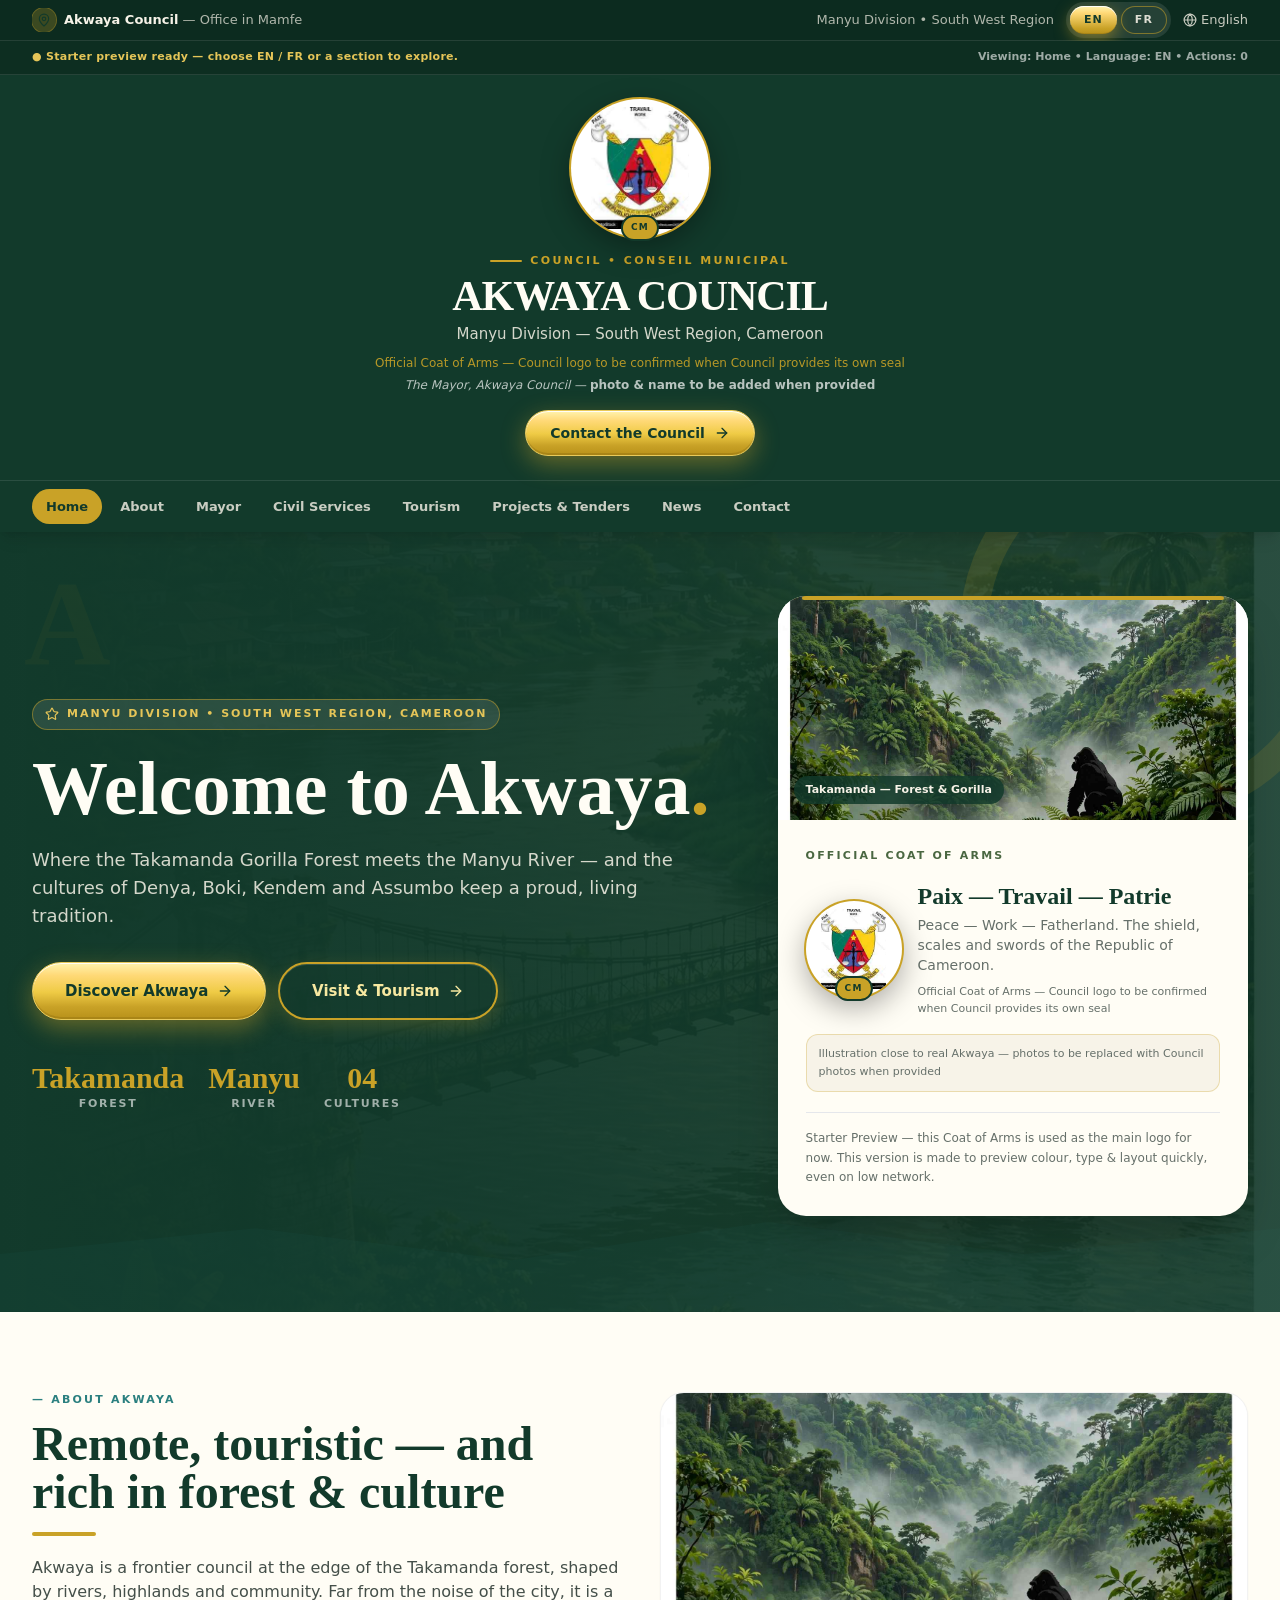
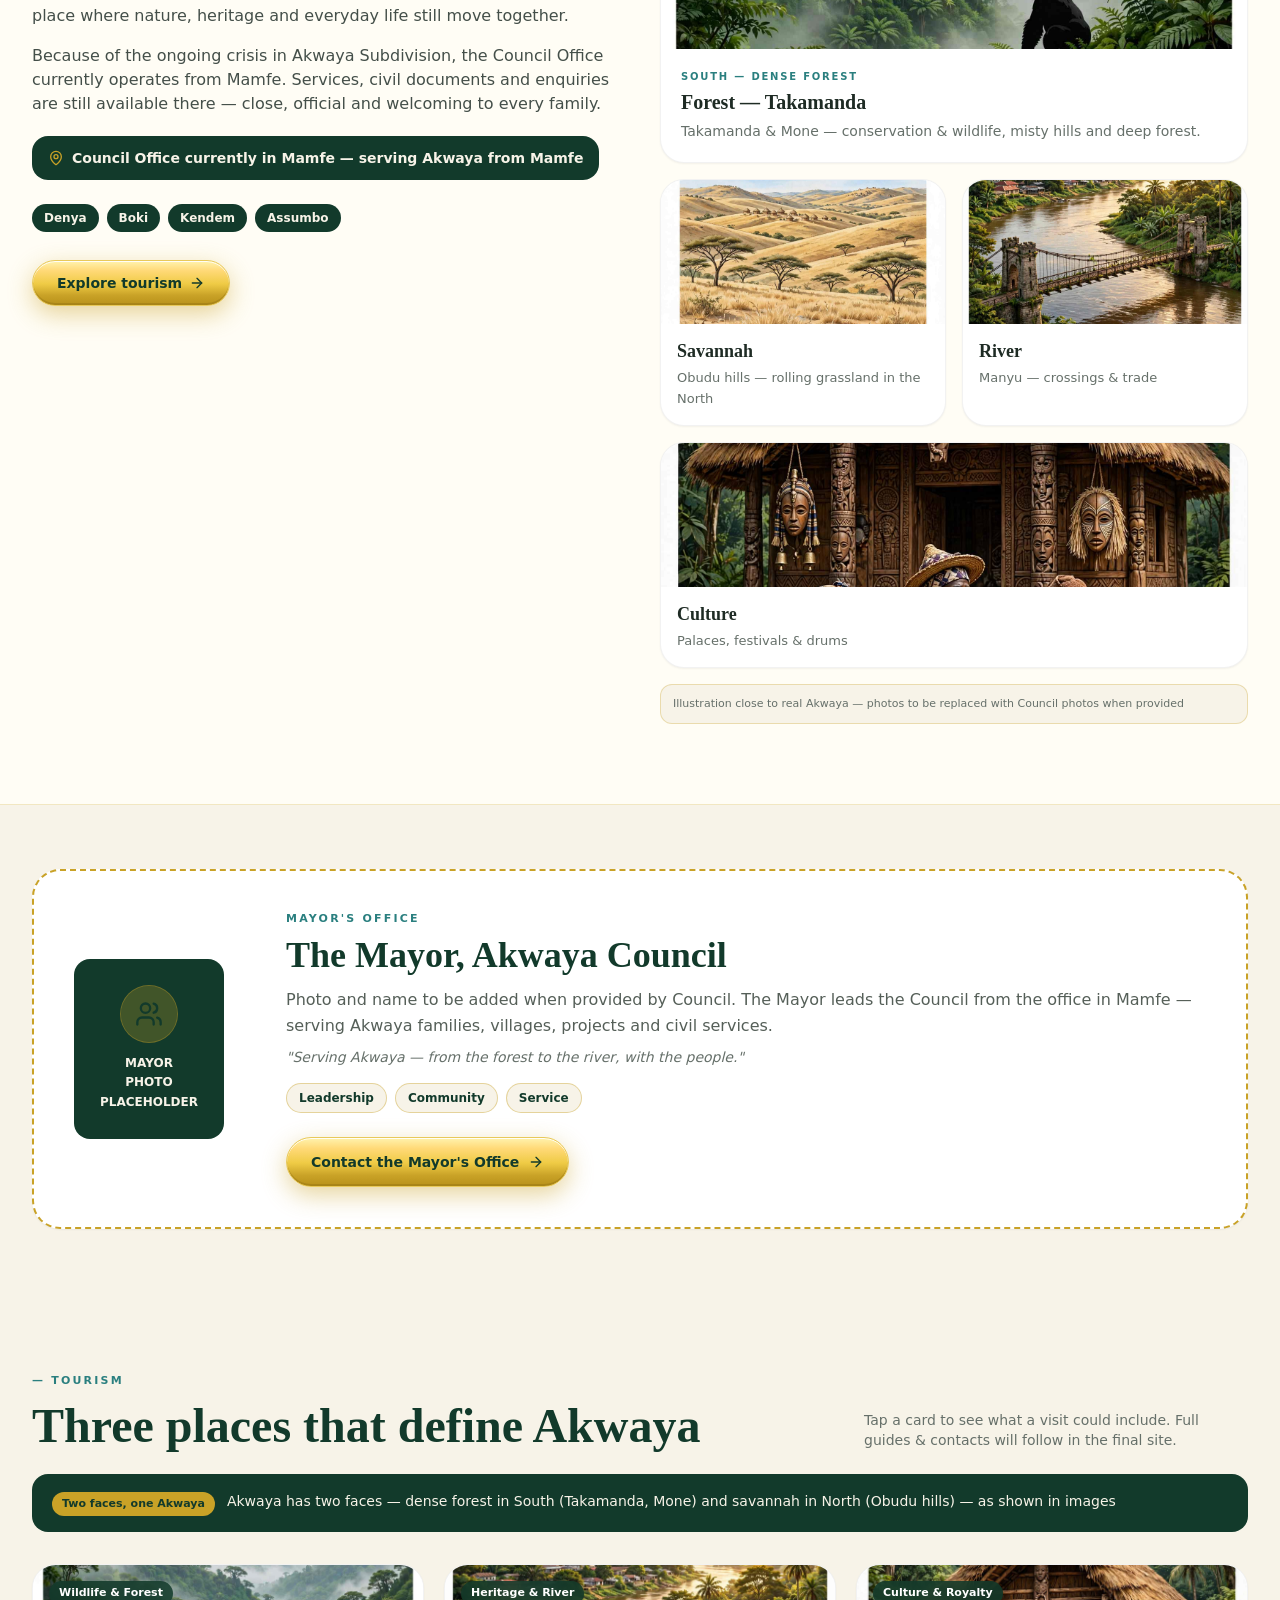
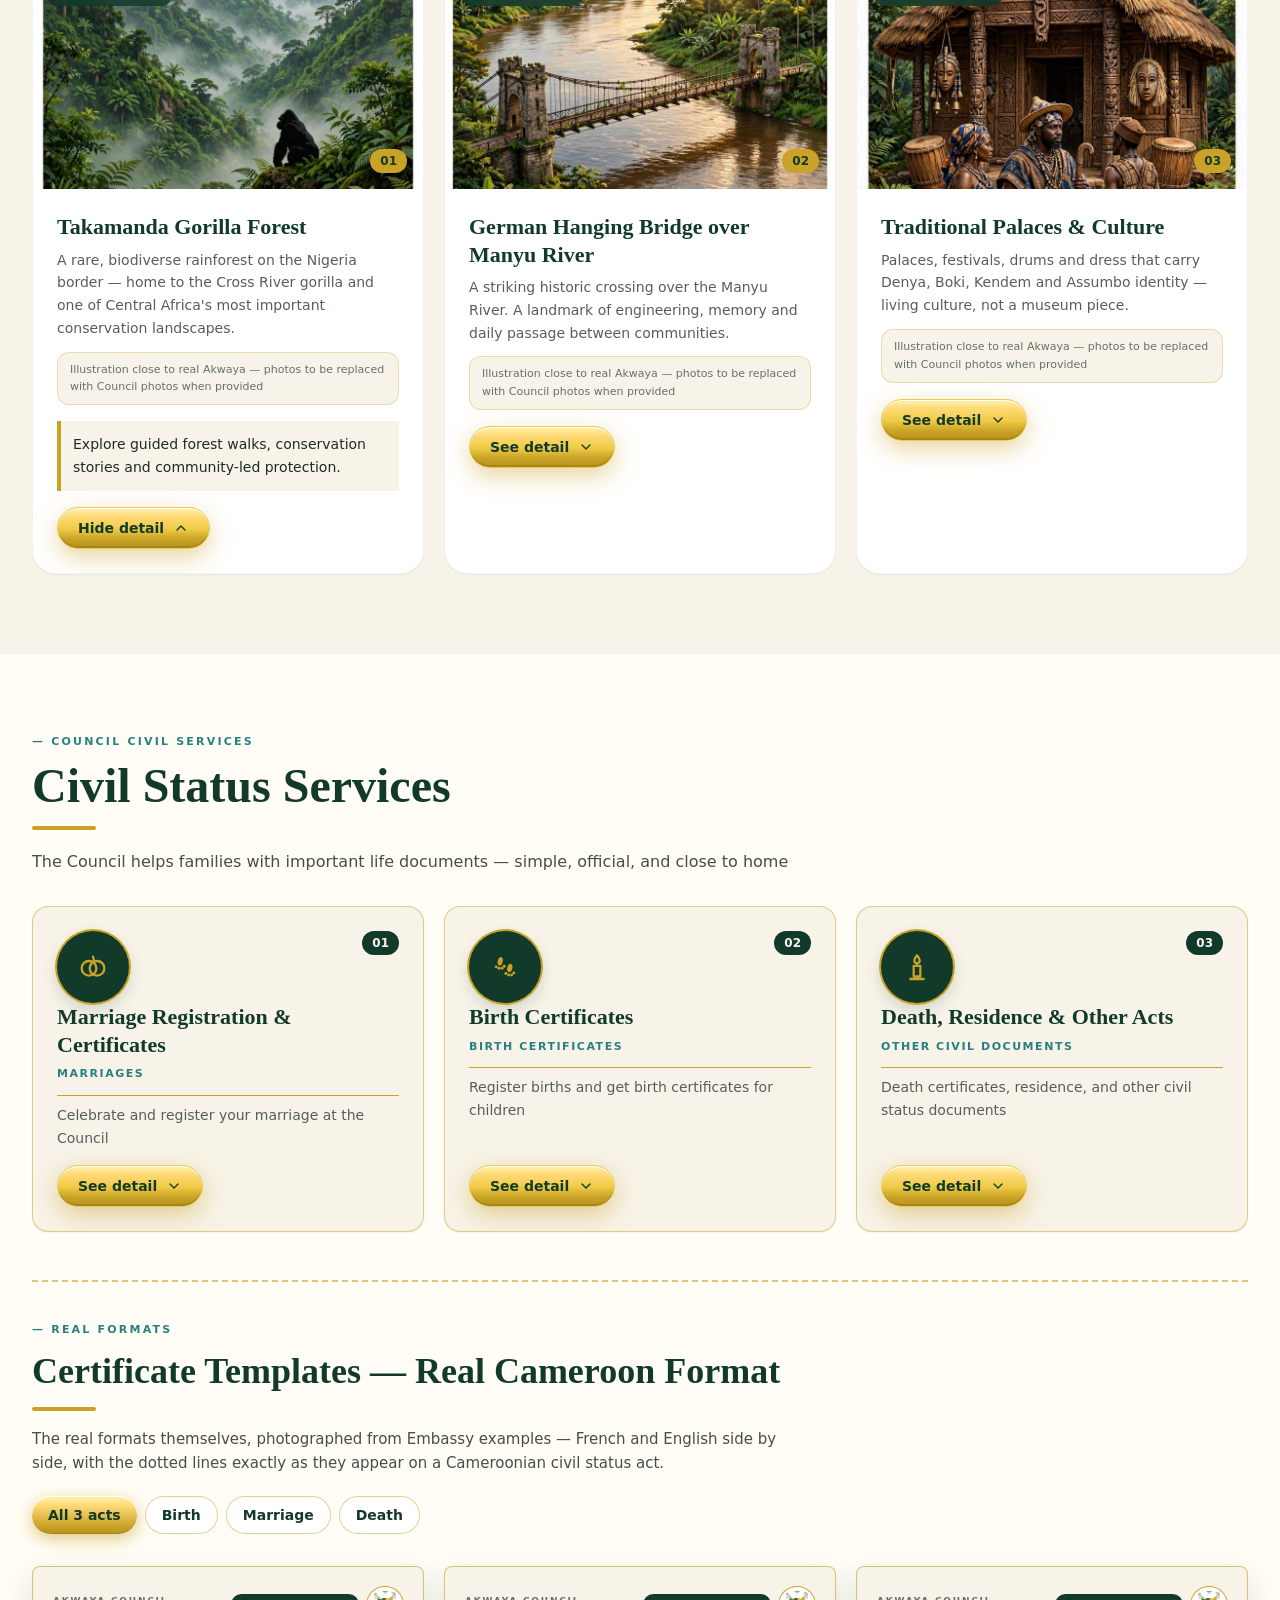
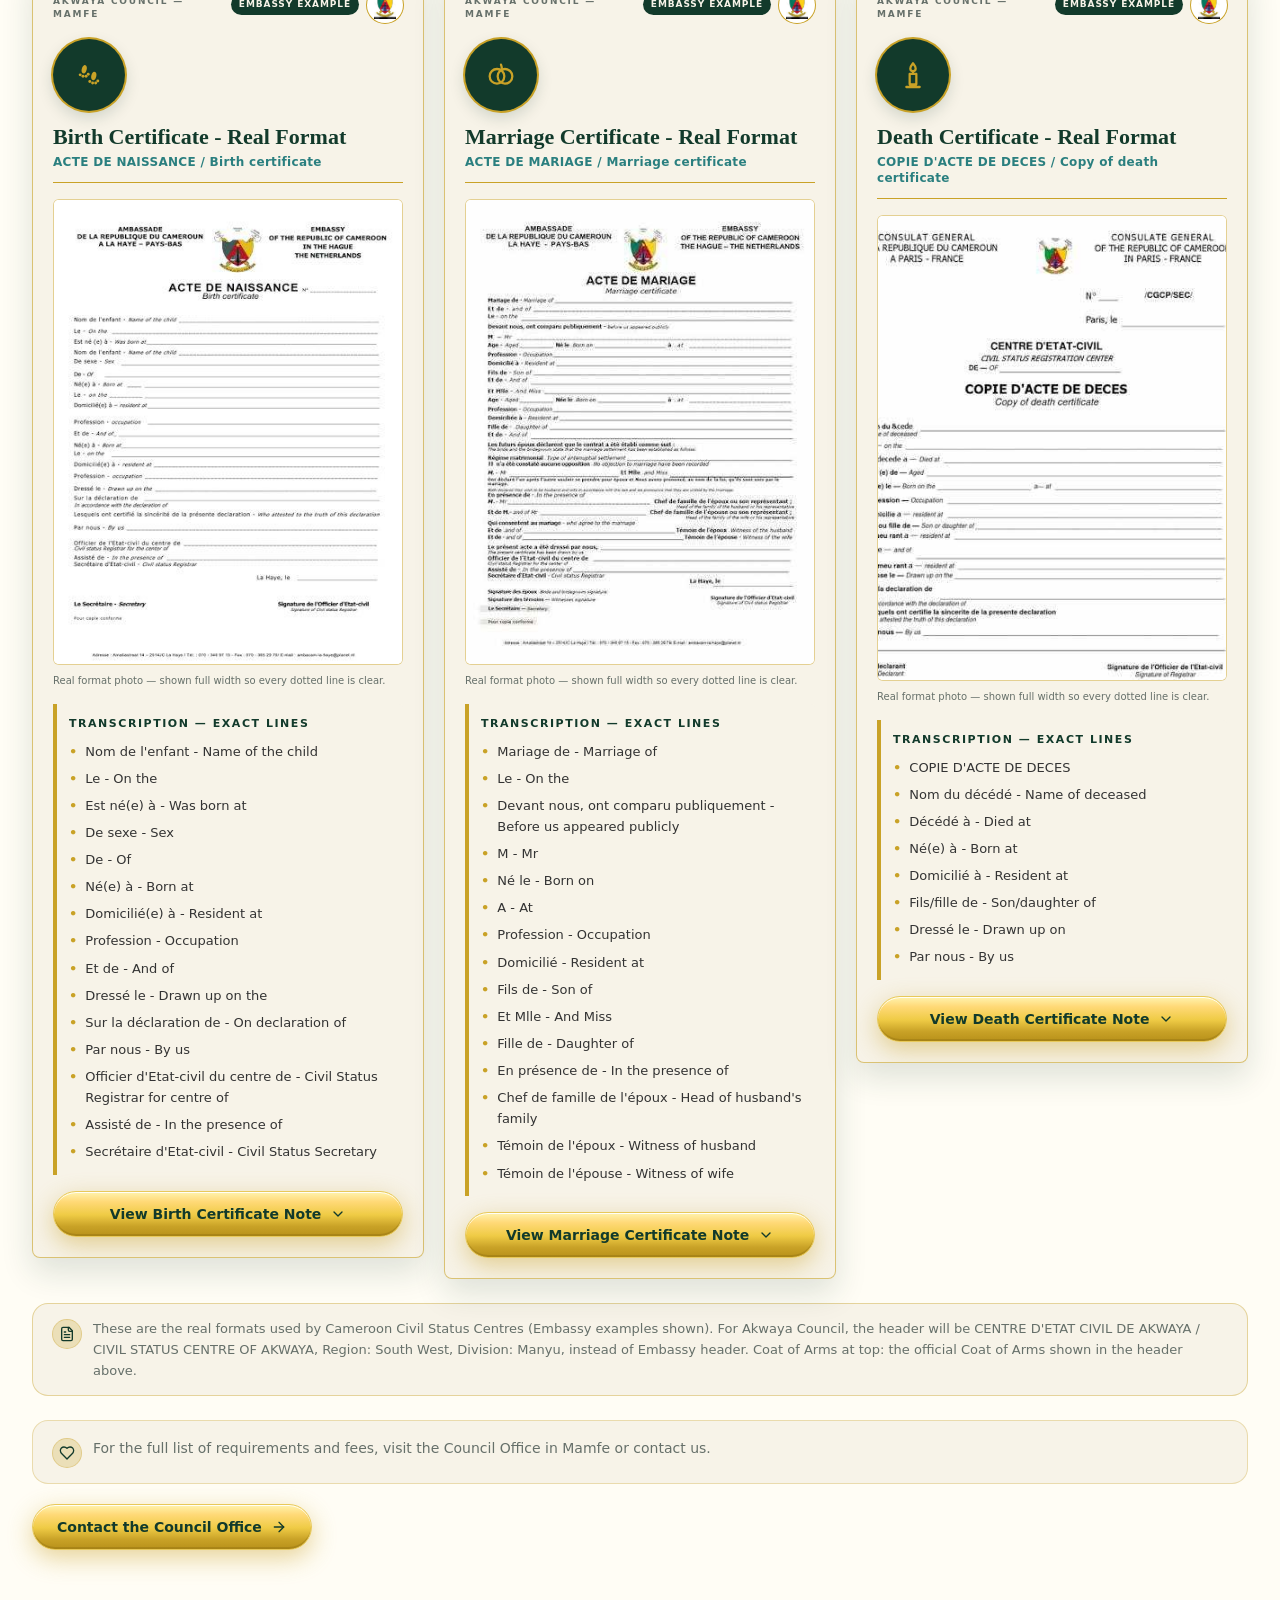
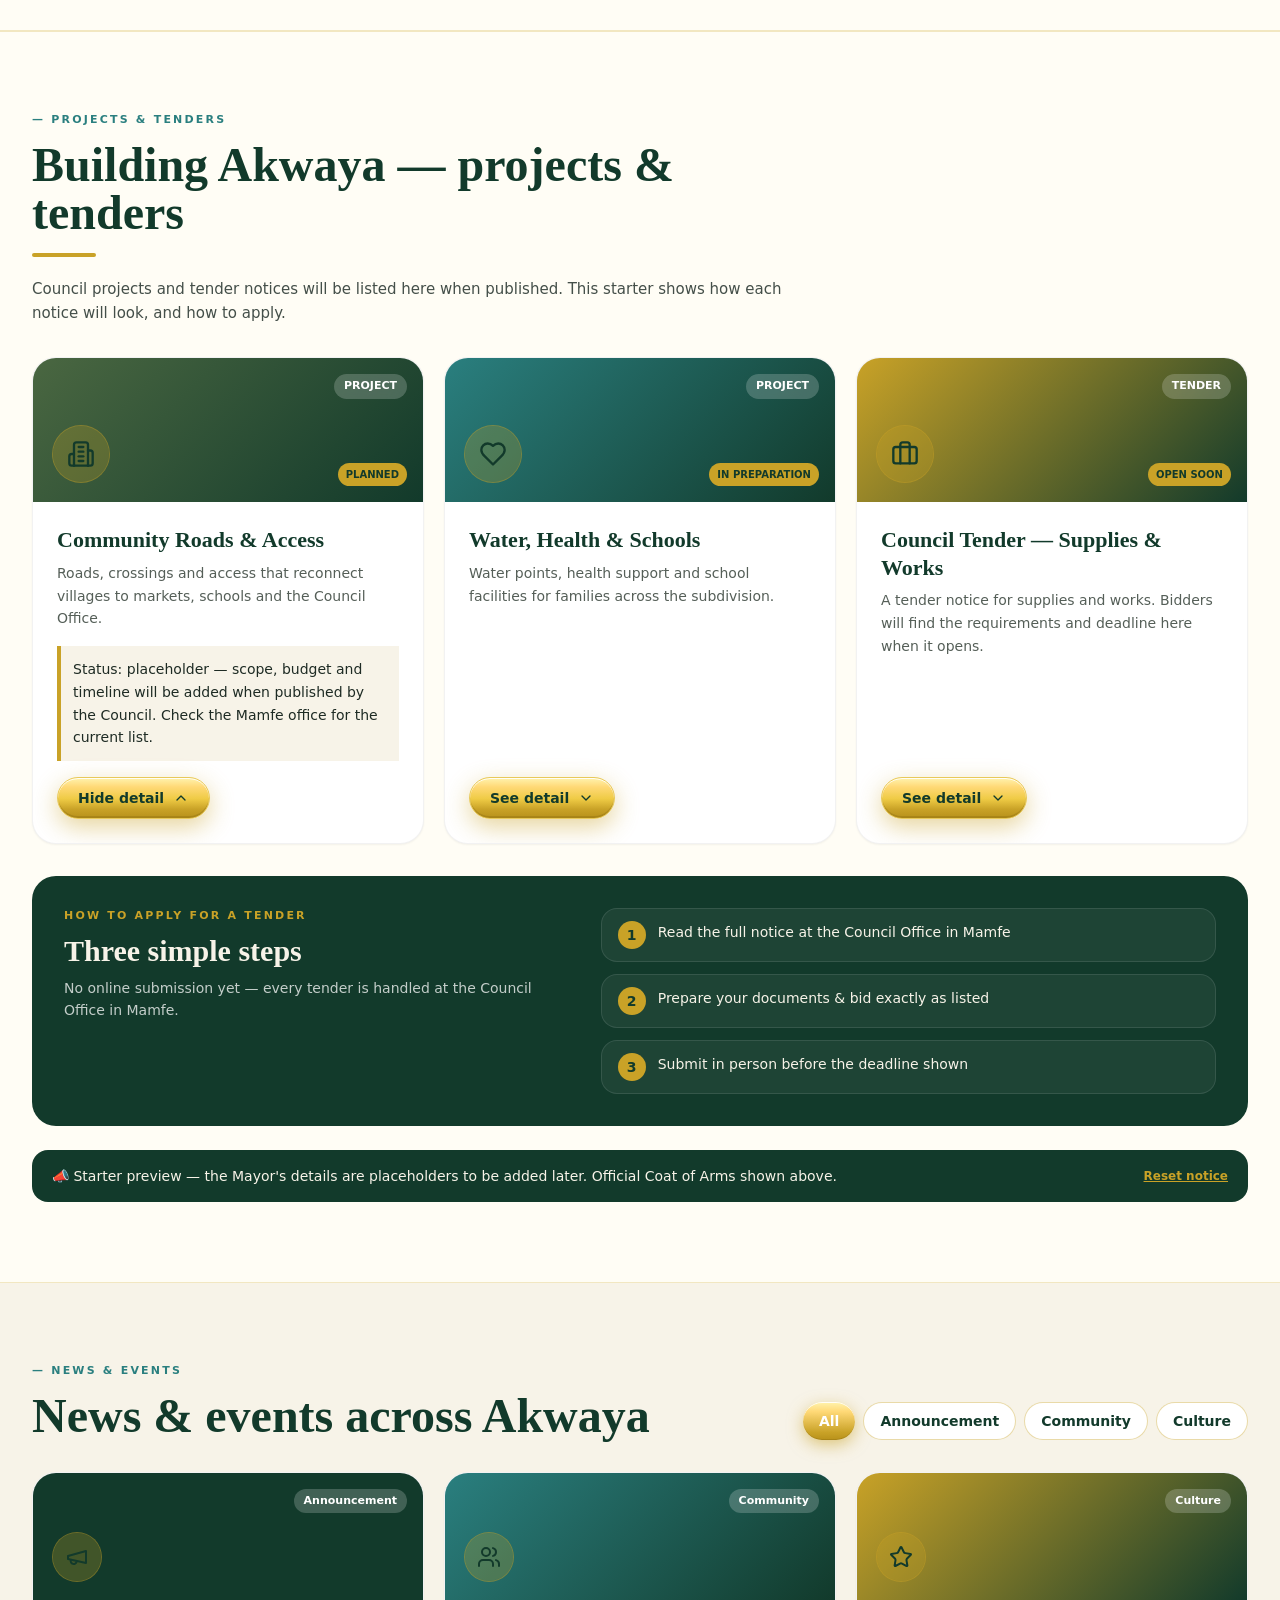
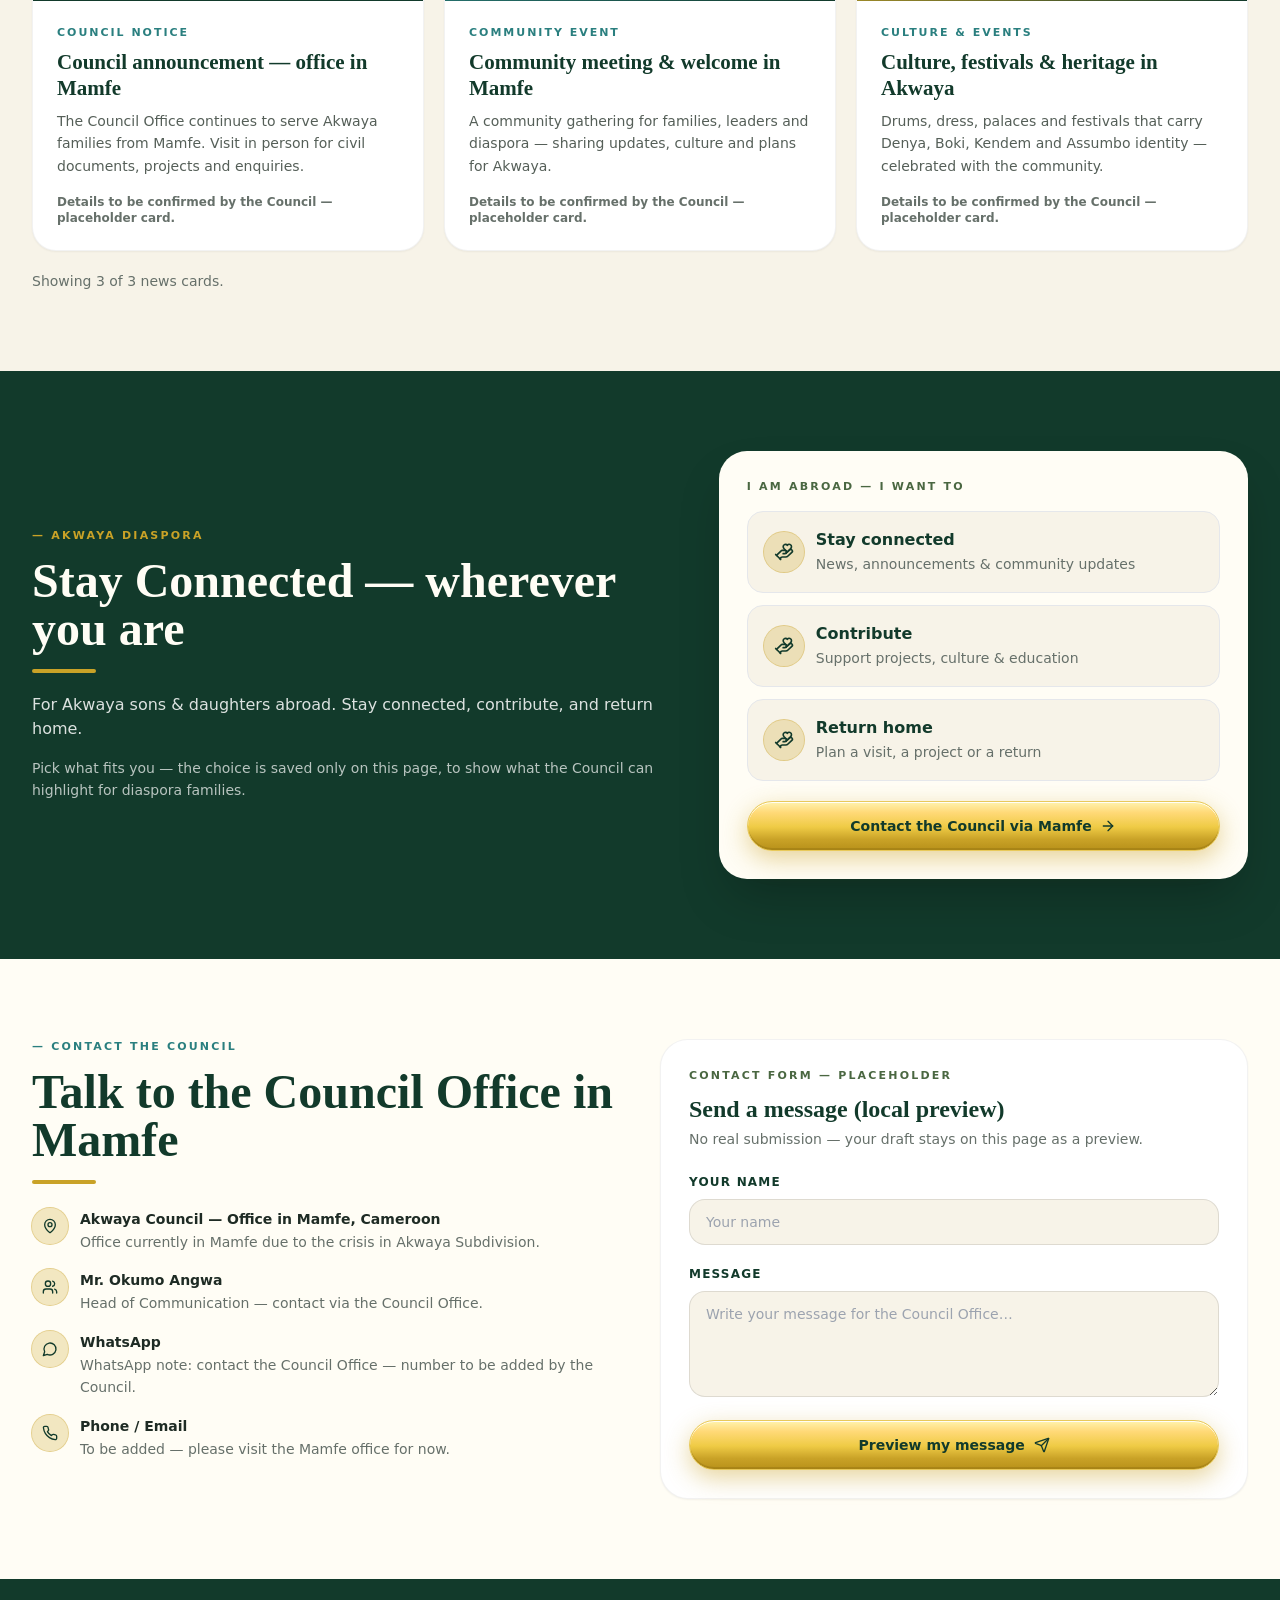
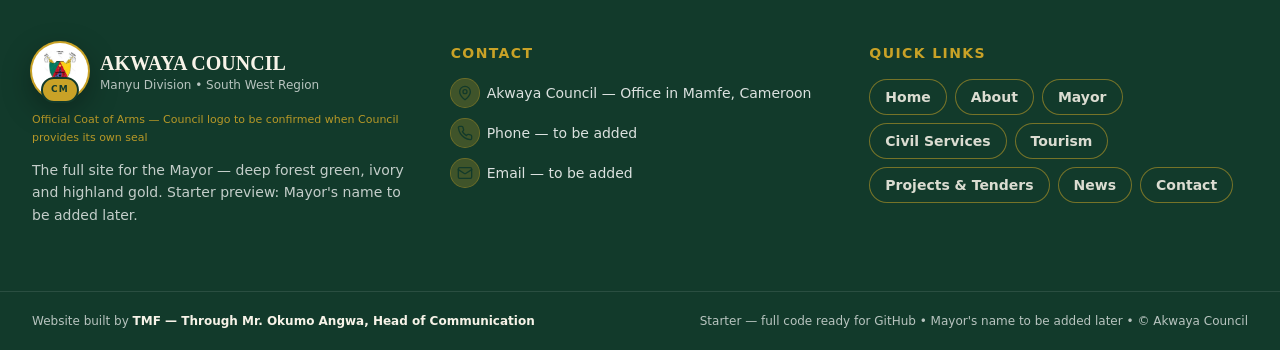
<file: index.html>
<!DOCTYPE html>
<html lang="en">
<head><meta charset="UTF-8"><meta name="viewport" content="width=device-width, initial-scale=1">
<title>Akwaya Council — Manyu Division, South-West Region, Cameroon</title>
<link rel="stylesheet" href="css/style.css"></head>
<body><div id="root"></div><script src="js/main.js"></script></body></html>
</file>
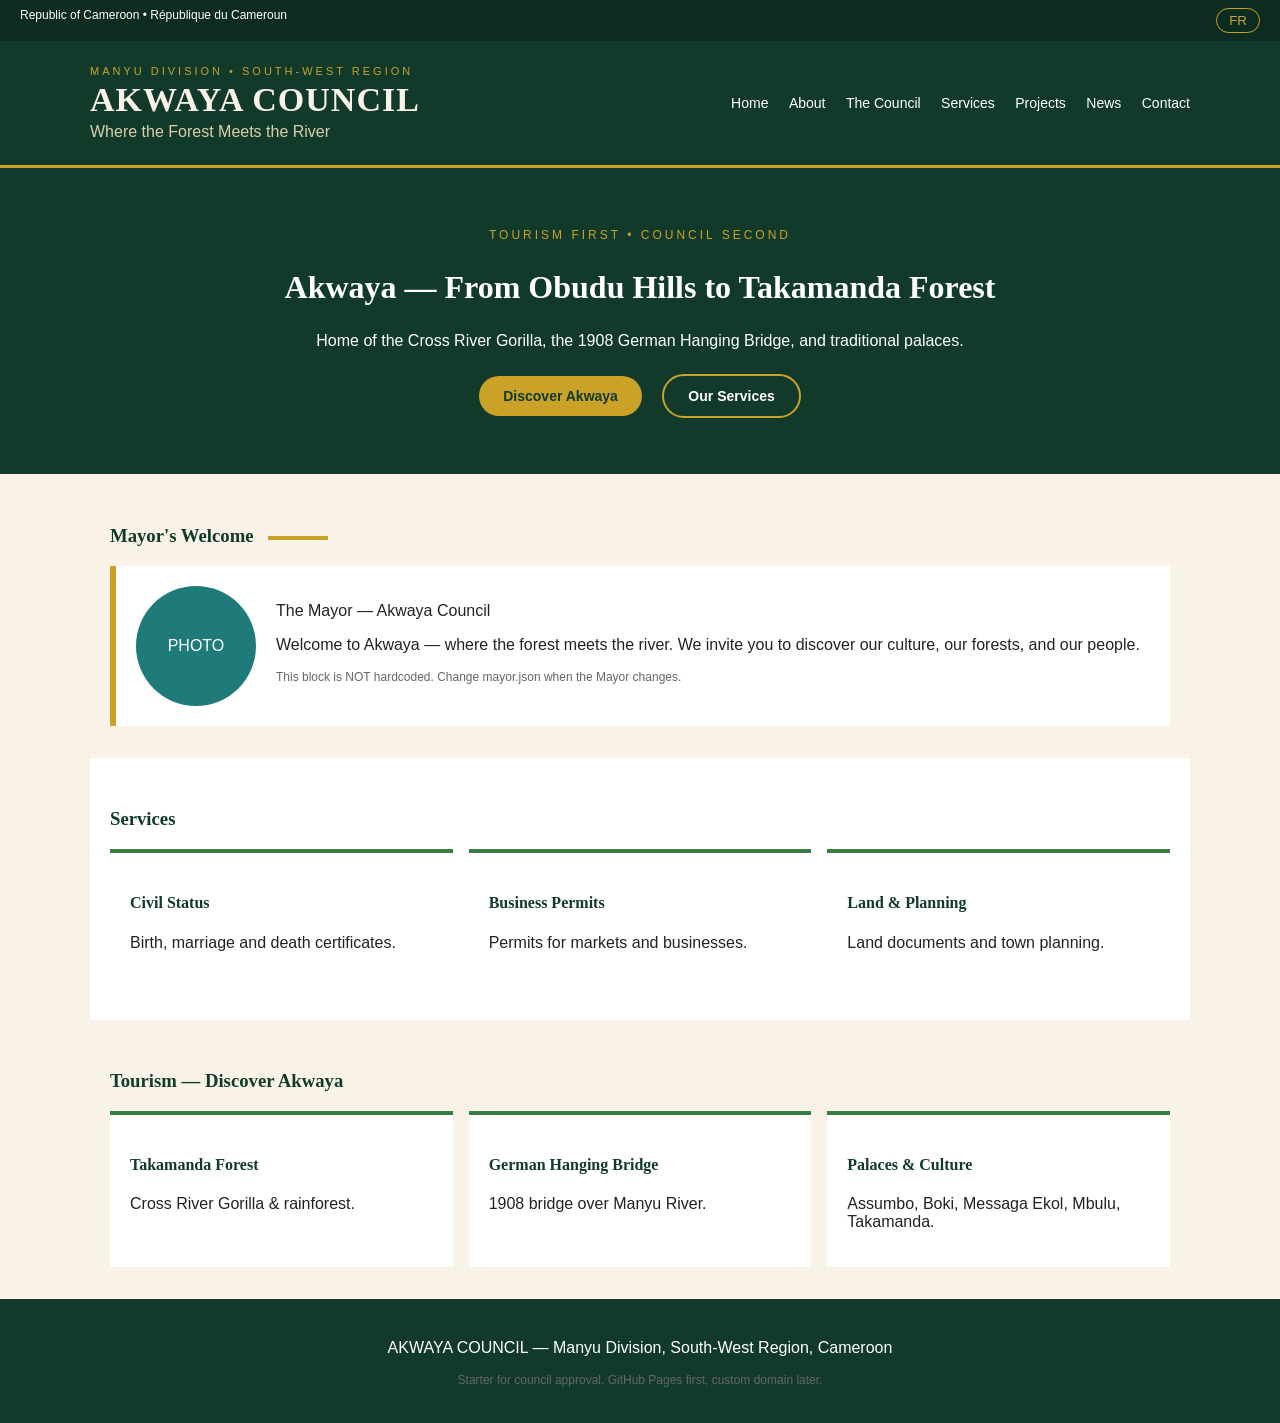
<file: akwaya-council/index.html>
<!DOCTYPE html>
<html lang="en">
<head>
<meta charset="UTF-8">
<meta name="viewport" content="width=device-width, initial-scale=1.0">
<title>AKWAYA COUNCIL | Akwaya, Manyu Division</title>
<link rel="stylesheet" href="css/style.css">
</head>
<body>
<!-- TOP BAR -->
<div class="topbar"><span>Republic of Cameroon &bull; R&eacute;publique du Cameroun</span><button id="langBtn" onclick="toggleLang()">FR</button></div>

<!-- HEADER - DARK GREEN -->
<header>
  <div class="header-inner">
    <div class="logo-text">
      <div class="small-gold">MANYU DIVISION &bull; SOUTH-WEST REGION</div>
      <h1>AKWAYA COUNCIL</h1>
      <p class="tagline" data-en="Where the Forest Meets the River" data-fr="Là où la forêt rencontre la rivière">Where the Forest Meets the River</p>
    </div>
    <nav>
      <a href="#" data-en="Home" data-fr="Accueil">Home</a>
      <a href="#" data-en="About" data-fr="À propos">About</a>
      <a href="#" data-en="The Council" data-fr="Le Conseil">The Council</a>
      <a href="#" data-en="Services" data-fr="Services">Services</a>
      <a href="#" data-en="Projects" data-fr="Projets">Projects</a>
      <a href="#" data-en="News" data-fr="Actualités">News</a>
      <a href="#" data-en="Contact" data-fr="Contact">Contact</a>
    </nav>
  </div>
</header>

<!-- HERO - SIMPLE BANNER -->
<section class="hero">
  <p class="hero-eyebrow">TOURISM FIRST &bull; COUNCIL SECOND</p>
  <h2 data-en="Akwaya — From Obudu Hills to Takamanda Forest" data-fr="Akwaya — Des collines d'Obudu à la forêt de Takamanda">Akwaya — From Obudu Hills to Takamanda Forest</h2>
  <p class="hero-sub">Home of the Cross River Gorilla, the 1908 German Hanging Bridge, and traditional palaces.</p>
  <div class="btns">
    <a class="btn btn-gold" href="#" data-en="Discover Akwaya" data-fr="Découvrir Akwaya">Discover Akwaya</a>
    <a class="btn btn-outline" href="#" data-en="Our Services" data-fr="Nos Services">Our Services</a>
  </div>
</section>

<!-- MAYOR - EDITABLE VIA content/mayor.json -->
<section class="section">
  <h3>Mayor's Welcome <span class="gold-line"></span></h3>
  <div class="mayor-card">
    <div class="mayor-photo">PHOTO</div>
    <div>
      <p id="mayorName">The Mayor, Akwaya Council</p>
      <p id="mayorMsg">Welcome message will be loaded from content/mayor.json — Mr. Okumo edits only that file.</p>
      <p class="note">This block is NOT hardcoded. Change mayor.json when the Mayor changes.</p>
    </div>
  </div>
</section>

<!-- SERVICES -->
<section class="section ivory">
  <h3>Services</h3>
  <div class="grid" id="servicesGrid"></div>
</section>

<!-- TOURISM -->
<section class="section">
  <h3>Tourism — Discover Akwaya</h3>
  <div class="grid">
    <div class="card"><h4>Takamanda Forest</h4><p>Cross River Gorilla &amp; rainforest.</p></div>
    <div class="card"><h4>German Hanging Bridge</h4><p>1908 bridge over Manyu River.</p></div>
    <div class="card"><h4>Palaces &amp; Culture</h4><p>Assumbo, Boki, Messaga Ekol, Mbulu, Takamanda.</p></div>
  </div>
</section>

<footer><p>AKWAYA COUNCIL — Manyu Division, South-West Region, Cameroon</p><p class="note">Starter for council approval. GitHub Pages first, custom domain later.</p></footer>
<script src="js/main.js"></script>
</body>
</html>
</file>
<file: css/style.css>
*,:after,:before{--tw-border-spacing-x:0;--tw-border-spacing-y:0;--tw-translate-x:0;--tw-translate-y:0;--tw-rotate:0;--tw-skew-x:0;--tw-skew-y:0;--tw-scale-x:1;--tw-scale-y:1;--tw-pan-x: ;--tw-pan-y: ;--tw-pinch-zoom: ;--tw-scroll-snap-strictness:proximity;--tw-gradient-from-position: ;--tw-gradient-via-position: ;--tw-gradient-to-position: ;--tw-ordinal: ;--tw-slashed-zero: ;--tw-numeric-figure: ;--tw-numeric-spacing: ;--tw-numeric-fraction: ;--tw-ring-inset: ;--tw-ring-offset-width:0px;--tw-ring-offset-color:#fff;--tw-ring-color:rgba(59,130,246,.5);--tw-ring-offset-shadow:0 0 #0000;--tw-ring-shadow:0 0 #0000;--tw-shadow:0 0 #0000;--tw-shadow-colored:0 0 #0000;--tw-blur: ;--tw-brightness: ;--tw-contrast: ;--tw-grayscale: ;--tw-hue-rotate: ;--tw-invert: ;--tw-saturate: ;--tw-sepia: ;--tw-drop-shadow: ;--tw-backdrop-blur: ;--tw-backdrop-brightness: ;--tw-backdrop-contrast: ;--tw-backdrop-grayscale: ;--tw-backdrop-hue-rotate: ;--tw-backdrop-invert: ;--tw-backdrop-opacity: ;--tw-backdrop-saturate: ;--tw-backdrop-sepia: ;--tw-contain-size: ;--tw-contain-layout: ;--tw-contain-paint: ;--tw-contain-style: }::backdrop{--tw-border-spacing-x:0;--tw-border-spacing-y:0;--tw-translate-x:0;--tw-translate-y:0;--tw-rotate:0;--tw-skew-x:0;--tw-skew-y:0;--tw-scale-x:1;--tw-scale-y:1;--tw-pan-x: ;--tw-pan-y: ;--tw-pinch-zoom: ;--tw-scroll-snap-strictness:proximity;--tw-gradient-from-position: ;--tw-gradient-via-position: ;--tw-gradient-to-position: ;--tw-ordinal: ;--tw-slashed-zero: ;--tw-numeric-figure: ;--tw-numeric-spacing: ;--tw-numeric-fraction: ;--tw-ring-inset: ;--tw-ring-offset-width:0px;--tw-ring-offset-color:#fff;--tw-ring-color:rgba(59,130,246,.5);--tw-ring-offset-shadow:0 0 #0000;--tw-ring-shadow:0 0 #0000;--tw-shadow:0 0 #0000;--tw-shadow-colored:0 0 #0000;--tw-blur: ;--tw-brightness: ;--tw-contrast: ;--tw-grayscale: ;--tw-hue-rotate: ;--tw-invert: ;--tw-saturate: ;--tw-sepia: ;--tw-drop-shadow: ;--tw-backdrop-blur: ;--tw-backdrop-brightness: ;--tw-backdrop-contrast: ;--tw-backdrop-grayscale: ;--tw-backdrop-hue-rotate: ;--tw-backdrop-invert: ;--tw-backdrop-opacity: ;--tw-backdrop-saturate: ;--tw-backdrop-sepia: ;--tw-contain-size: ;--tw-contain-layout: ;--tw-contain-paint: ;--tw-contain-style: }/*! tailwindcss v3.4.18 | MIT License | https://tailwindcss.com*/*,:after,:before{box-sizing:border-box;border:0 solid #e5e7eb}:after,:before{--tw-content:""}:host,html{line-height:1.5;-webkit-text-size-adjust:100%;-moz-tab-size:4;-o-tab-size:4;tab-size:4;font-family:ui-sans-serif,system-ui,sans-serif,Apple Color Emoji,Segoe UI Emoji,Segoe UI Symbol,Noto Color Emoji;font-feature-settings:normal;font-variation-settings:normal;-webkit-tap-highlight-color:transparent}body{line-height:inherit}hr{height:0;color:inherit;border-top-width:1px}abbr:where([title]){-webkit-text-decoration:underline dotted;text-decoration:underline dotted}h1,h2,h3,h4,h5,h6{font-size:inherit;font-weight:inherit}a{text-decoration:inherit}b,strong{font-weight:bolder}code,kbd,pre,samp{font-family:ui-monospace,SFMono-Regular,Menlo,Monaco,Consolas,Liberation Mono,Courier New,monospace;font-feature-settings:normal;font-variation-settings:normal;font-size:1em}small{font-size:80%}sub,sup{font-size:75%;line-height:0;position:relative;vertical-align:baseline}sub{bottom:-.25em}sup{top:-.5em}table{text-indent:0;border-color:inherit;border-collapse:collapse}button,input,optgroup,select,textarea{font-family:inherit;font-feature-settings:inherit;font-variation-settings:inherit;font-size:100%;font-weight:inherit;line-height:inherit;letter-spacing:inherit;color:inherit;margin:0;padding:0}button,select{text-transform:none}button,input:where([type=button]),input:where([type=reset]),input:where([type=submit]){-webkit-appearance:button;background-color:transparent;background-image:none}:-moz-focusring{outline:auto}:-moz-ui-invalid{box-shadow:none}progress{vertical-align:baseline}::-webkit-inner-spin-button,::-webkit-outer-spin-button{height:auto}[type=search]{-webkit-appearance:textfield;outline-offset:-2px}::-webkit-search-decoration{-webkit-appearance:none}::-webkit-file-upload-button{-webkit-appearance:button;font:inherit}summary{display:list-item}blockquote,dd,dl,figure,h1,h2,h3,h4,h5,h6,hr,p,pre{margin:0}fieldset{margin:0}fieldset,legend{padding:0}menu,ol,ul{list-style:none;margin:0;padding:0}dialog{padding:0}textarea{resize:vertical}input::-moz-placeholder,textarea::-moz-placeholder{opacity:1;color:#9ca3af}input::placeholder,textarea::placeholder{opacity:1;color:#9ca3af}[role=button],button{cursor:pointer}:disabled{cursor:default}audio,canvas,embed,iframe,img,object,svg,video{display:block;vertical-align:middle}img,video{max-width:100%;height:auto}[hidden]:where(:not([hidden=until-found])){display:none}.container{width:100%}@media (min-width:640px){.container{max-width:640px}}@media (min-width:768px){.container{max-width:768px}}@media (min-width:1024px){.container{max-width:1024px}}@media (min-width:1280px){.container{max-width:1280px}}@media (min-width:1536px){.container{max-width:1536px}}.absolute{position:absolute}.relative{position:relative}.sticky{position:sticky}.inset-0{inset:0}.-bottom-1{bottom:-.25rem}.-right-16{right:-4rem}.-top-24{top:-6rem}.bottom-0{bottom:0}.bottom-4{bottom:1rem}.left-0{left:0}.left-1\/2{left:50%}.left-4{left:1rem}.left-6{left:1.5rem}.right-4{right:1rem}.right-6{right:1.5rem}.top-0{top:0}.top-4{top:1rem}.top-8{top:2rem}.top-\[var\(--safe-area-inset-top\)\]{top:var(--safe-area-inset-top)}.z-40{z-index:40}.mx-auto{margin-left:auto;margin-right:auto}.mt-0\.5{margin-top:.125rem}.mt-1{margin-top:.25rem}.mt-1\.5{margin-top:.375rem}.mt-10{margin-top:2.5rem}.mt-12{margin-top:3rem}.mt-2{margin-top:.5rem}.mt-3{margin-top:.75rem}.mt-4{margin-top:1rem}.mt-5{margin-top:1.25rem}.mt-6{margin-top:1.5rem}.mt-7{margin-top:1.75rem}.mt-8{margin-top:2rem}.mt-auto{margin-top:auto}.block{display:block}.flex{display:flex}.inline-flex{display:inline-flex}.grid{display:grid}.hidden{display:none}.h-1{height:.25rem}.h-10{height:2.5rem}.h-12{height:3rem}.h-14{height:3.5rem}.h-16{height:4rem}.h-3\.5{height:.875rem}.h-32{height:8rem}.h-36{height:9rem}.h-4{height:1rem}.h-48{height:12rem}.h-5{height:1.25rem}.h-52{height:13rem}.h-56{height:14rem}.h-6{height:1.5rem}.h-7{height:1.75rem}.h-8{height:2rem}.h-9{height:2.25rem}.h-96{height:24rem}.h-\[110px\]{height:110px}.h-\[180px\]{height:180px}.h-\[2px\]{height:2px}.h-\[56px\]{height:56px}.h-\[76px\]{height:76px}.h-\[86px\]{height:86px}.h-auto{height:auto}.h-full{height:100%}.h-px{height:1px}.min-h-screen{min-height:100vh}.w-10{width:2.5rem}.w-12{width:3rem}.w-14{width:3.5rem}.w-16{width:4rem}.w-3\.5{width:.875rem}.w-4{width:1rem}.w-5{width:1.25rem}.w-6{width:1.5rem}.w-7{width:1.75rem}.w-8{width:2rem}.w-9{width:2.25rem}.w-96{width:24rem}.w-\[110px\]{width:110px}.w-\[150px\]{width:150px}.w-\[56px\]{width:56px}.w-\[76px\]{width:76px}.w-\[86px\]{width:86px}.w-full{width:100%}.max-w-2xl{max-width:42rem}.max-w-3xl{max-width:48rem}.max-w-7xl{max-width:80rem}.max-w-sm{max-width:24rem}.flex-1{flex:1 1 0%}.shrink-0{flex-shrink:0}.-translate-x-1\/2{--tw-translate-x:-50%}.-translate-x-1\/2,.rotate-180{transform:translate(var(--tw-translate-x),var(--tw-translate-y)) rotate(var(--tw-rotate)) skewX(var(--tw-skew-x)) skewY(var(--tw-skew-y)) scaleX(var(--tw-scale-x)) scaleY(var(--tw-scale-y))}.rotate-180{--tw-rotate:180deg}.select-none{-webkit-user-select:none;-moz-user-select:none;user-select:none}.grid-cols-2{grid-template-columns:repeat(2,minmax(0,1fr))}.flex-col{flex-direction:column}.flex-wrap{flex-wrap:wrap}.items-start{align-items:flex-start}.items-end{align-items:flex-end}.items-center{align-items:center}.justify-center{justify-content:center}.justify-between{justify-content:space-between}.gap-1{gap:.25rem}.gap-10{gap:2.5rem}.gap-2{gap:.5rem}.gap-3{gap:.75rem}.gap-4{gap:1rem}.gap-5{gap:1.25rem}.gap-6{gap:1.5rem}.gap-8{gap:2rem}.space-y-1\.5>:not([hidden])~:not([hidden]){--tw-space-y-reverse:0;margin-top:calc(.375rem*(1 - var(--tw-space-y-reverse)));margin-bottom:calc(.375rem*var(--tw-space-y-reverse))}.space-y-3>:not([hidden])~:not([hidden]){--tw-space-y-reverse:0;margin-top:calc(.75rem*(1 - var(--tw-space-y-reverse)));margin-bottom:calc(.75rem*var(--tw-space-y-reverse))}.space-y-4>:not([hidden])~:not([hidden]){--tw-space-y-reverse:0;margin-top:calc(1rem*(1 - var(--tw-space-y-reverse)));margin-bottom:calc(1rem*var(--tw-space-y-reverse))}.overflow-hidden{overflow:hidden}.overflow-x-clip{overflow-x:clip}.truncate{overflow:hidden;text-overflow:ellipsis}.truncate,.whitespace-nowrap{white-space:nowrap}.rounded{border-radius:.25rem}.rounded-2xl{border-radius:1rem}.rounded-\[16px\]{border-radius:16px}.rounded-\[24px\]{border-radius:24px}.rounded-\[28px\]{border-radius:28px}.rounded-\[6px\]{border-radius:6px}.rounded-\[8px\]{border-radius:8px}.rounded-full{border-radius:9999px}.rounded-xl{border-radius:.75rem}.rounded-r{border-top-right-radius:.25rem;border-bottom-right-radius:.25rem}.rounded-r-2xl{border-top-right-radius:1rem;border-bottom-right-radius:1rem}.border{border-width:1px}.border-2{border-width:2px}.border-\[28px\]{border-width:28px}.border-y{border-top-width:1px}.border-b,.border-y{border-bottom-width:1px}.border-l-4{border-left-width:4px}.border-t{border-top-width:1px}.border-t-2{border-top-width:2px}.border-dashed{border-style:dashed}.border-\[\#123A2B\]{--tw-border-opacity:1;border-color:rgb(18 58 43/var(--tw-border-opacity,1))}.border-\[\#C9A227\]{--tw-border-opacity:1;border-color:rgb(201 162 39/var(--tw-border-opacity,1))}.border-\[\#C9A227\]\/25{border-color:rgba(201,162,39,.25)}.border-\[\#C9A227\]\/30{border-color:rgba(201,162,39,.3)}.border-\[\#C9A227\]\/40{border-color:rgba(201,162,39,.4)}.border-\[\#C9A227\]\/50{border-color:rgba(201,162,39,.5)}.border-\[\#C9A227\]\/60{border-color:rgba(201,162,39,.6)}.border-black\/10{border-color:rgba(0,0,0,.1)}.border-black\/5{border-color:rgba(0,0,0,.05)}.border-white\/10{border-color:hsla(0,0%,100%,.1)}.border-white\/25{border-color:hsla(0,0%,100%,.25)}.\!bg-\[\#123A2B\]{--tw-bg-opacity:1!important;background-color:rgb(18 58 43/var(--tw-bg-opacity,1))!important}.bg-\[\#0C2B1F\]{--tw-bg-opacity:1;background-color:rgb(12 43 31/var(--tw-bg-opacity,1))}.bg-\[\#0C2B1F\]\/80{background-color:rgba(12,43,31,.8)}.bg-\[\#123A2B\]{--tw-bg-opacity:1;background-color:rgb(18 58 43/var(--tw-bg-opacity,1))}.bg-\[\#123A2B\]\/85{background-color:rgba(18,58,43,.85)}.bg-\[\#2A7F7F\]\/40{background-color:rgba(42,127,127,.4)}.bg-\[\#C9A227\]{--tw-bg-opacity:1;background-color:rgb(201 162 39/var(--tw-bg-opacity,1))}.bg-\[\#C9A227\]\/25{background-color:rgba(201,162,39,.25)}.bg-\[\#F7F3E8\]{--tw-bg-opacity:1;background-color:rgb(247 243 232/var(--tw-bg-opacity,1))}.bg-\[\#FFFDF5\]{--tw-bg-opacity:1;background-color:rgb(255 253 245/var(--tw-bg-opacity,1))}.bg-white{--tw-bg-opacity:1;background-color:rgb(255 255 255/var(--tw-bg-opacity,1))}.bg-white\/10{background-color:hsla(0,0%,100%,.1)}.bg-white\/20{background-color:hsla(0,0%,100%,.2)}.bg-white\/5{background-color:hsla(0,0%,100%,.05)}.bg-gradient-to-r{background-image:linear-gradient(to right,var(--tw-gradient-stops))}.from-\[\#123A2B\]{--tw-gradient-from:#123a2b var(--tw-gradient-from-position);--tw-gradient-to:rgba(18,58,43,0) var(--tw-gradient-to-position);--tw-gradient-stops:var(--tw-gradient-from),var(--tw-gradient-to)}.to-\[\#123A2B\]\/55{--tw-gradient-to:rgba(18,58,43,.55) var(--tw-gradient-to-position)}.object-contain{-o-object-fit:contain;object-fit:contain}.object-cover{-o-object-fit:cover;object-fit:cover}.p-1{padding:.25rem}.p-1\.5{padding:.375rem}.p-2{padding:.5rem}.p-4{padding:1rem}.p-5{padding:1.25rem}.p-6{padding:1.5rem}.px-2{padding-left:.5rem;padding-right:.5rem}.px-2\.5{padding-left:.625rem;padding-right:.625rem}.px-3{padding-left:.75rem;padding-right:.75rem}.px-3\.5{padding-left:.875rem;padding-right:.875rem}.px-4{padding-left:1rem;padding-right:1rem}.px-5{padding-left:1.25rem;padding-right:1.25rem}.px-6{padding-left:1.5rem;padding-right:1.5rem}.px-8{padding-left:2rem;padding-right:2rem}.py-1{padding-top:.25rem;padding-bottom:.25rem}.py-1\.5{padding-top:.375rem;padding-bottom:.375rem}.py-12{padding-top:3rem;padding-bottom:3rem}.py-14{padding-top:3.5rem;padding-bottom:3.5rem}.py-2{padding-top:.5rem;padding-bottom:.5rem}.py-2\.5{padding-top:.625rem;padding-bottom:.625rem}.py-3{padding-top:.75rem;padding-bottom:.75rem}.py-3\.5{padding-top:.875rem;padding-bottom:.875rem}.py-4{padding-top:1rem;padding-bottom:1rem}.py-5{padding-top:1.25rem;padding-bottom:1.25rem}.pb-16{padding-bottom:4rem}.pb-4{padding-bottom:1rem}.pt-10{padding-top:2.5rem}.pt-2{padding-top:.5rem}.pt-4{padding-top:1rem}.text-left{text-align:left}.text-center{text-align:center}.text-2xl{font-size:1.5rem;line-height:2rem}.text-3xl{font-size:1.875rem;line-height:2.25rem}.text-\[10px\]{font-size:10px}.text-\[11px\]{font-size:11px}.text-\[120px\]{font-size:120px}.text-\[12px\]{font-size:12px}.text-\[13px\]{font-size:13px}.text-\[15px\]{font-size:15px}.text-\[16px\]{font-size:16px}.text-\[19px\]{font-size:19px}.text-\[21px\]{font-size:21px}.text-\[22px\]{font-size:22px}.text-\[26px\]{font-size:26px}.text-\[42px\]{font-size:42px}.text-\[9px\]{font-size:9px}.text-lg{font-size:1.125rem;line-height:1.75rem}.text-sm{font-size:.875rem;line-height:1.25rem}.text-xl{font-size:1.25rem;line-height:1.75rem}.text-xs{font-size:.75rem;line-height:1rem}.font-black{font-weight:900}.font-bold{font-weight:700}.font-extrabold{font-weight:800}.font-semibold{font-weight:600}.uppercase{text-transform:uppercase}.italic{font-style:italic}.not-italic{font-style:normal}.leading-\[0\.95\]{line-height:.95}.leading-none{line-height:1}.leading-relaxed{line-height:1.625}.leading-tight{line-height:1.25}.tracking-\[0\.14em\]{letter-spacing:.14em}.tracking-\[0\.16em\]{letter-spacing:.16em}.tracking-\[0\.18em\]{letter-spacing:.18em}.tracking-\[0\.22em\]{letter-spacing:.22em}.tracking-\[0\.2em\]{letter-spacing:.2em}.tracking-tight{letter-spacing:-.025em}.tracking-wide{letter-spacing:.025em}.tracking-widest{letter-spacing:.1em}.\!text-white{--tw-text-opacity:1!important;color:rgb(255 255 255/var(--tw-text-opacity,1))!important}.text-\[\#123A2B\]{--tw-text-opacity:1;color:rgb(18 58 43/var(--tw-text-opacity,1))}.text-\[\#1E2B24\]{--tw-text-opacity:1;color:rgb(30 43 36/var(--tw-text-opacity,1))}.text-\[\#2A7F7F\]{--tw-text-opacity:1;color:rgb(42 127 127/var(--tw-text-opacity,1))}.text-\[\#333\]{--tw-text-opacity:1;color:rgb(51 51 51/var(--tw-text-opacity,1))}.text-\[\#444f49\]{--tw-text-opacity:1;color:rgb(68 79 73/var(--tw-text-opacity,1))}.text-\[\#4A6741\]{--tw-text-opacity:1;color:rgb(74 103 65/var(--tw-text-opacity,1))}.text-\[\#555f58\]{--tw-text-opacity:1;color:rgb(85 95 88/var(--tw-text-opacity,1))}.text-\[\#66706A\]{--tw-text-opacity:1;color:rgb(102 112 106/var(--tw-text-opacity,1))}.text-\[\#C9A227\]{--tw-text-opacity:1;color:rgb(201 162 39/var(--tw-text-opacity,1))}.text-\[\#C9A227\]\/30{color:rgba(201,162,39,.3)}.text-\[\#C9A227\]\/90{color:rgba(201,162,39,.9)}.text-\[\#E5C558\]{--tw-text-opacity:1;color:rgb(229 197 88/var(--tw-text-opacity,1))}.text-\[\#F7F3E8\]{--tw-text-opacity:1;color:rgb(247 243 232/var(--tw-text-opacity,1))}.text-\[\#F7F3E8\]\/80{color:hsla(44,48%,94%,.8)}.text-\[\#F7F3E8\]\/85{color:hsla(44,48%,94%,.85)}.text-\[\#FFFDF5\]{--tw-text-opacity:1;color:rgb(255 253 245/var(--tw-text-opacity,1))}.text-white{--tw-text-opacity:1;color:rgb(255 255 255/var(--tw-text-opacity,1))}.text-white\/60{color:hsla(0,0%,100%,.6)}.text-white\/70{color:hsla(0,0%,100%,.7)}.text-white\/75{color:hsla(0,0%,100%,.75)}.text-white\/85{color:hsla(0,0%,100%,.85)}.underline{text-decoration-line:underline}.opacity-70{opacity:.7}.opacity-80{opacity:.8}.opacity-\[0\.14\]{opacity:.14}.opacity-\[0\.22\]{opacity:.22}.shadow-2xl{--tw-shadow:0 25px 50px -12px rgba(0,0,0,.25);--tw-shadow-colored:0 25px 50px -12px var(--tw-shadow-color)}.shadow-2xl,.shadow-\[0_10px_30px_rgba\(0\2c 0\2c 0\2c \.35\)\]{box-shadow:var(--tw-ring-offset-shadow,0 0 #0000),var(--tw-ring-shadow,0 0 #0000),var(--tw-shadow)}.shadow-\[0_10px_30px_rgba\(0\2c 0\2c 0\2c \.35\)\]{--tw-shadow:0 10px 30px rgba(0,0,0,.35);--tw-shadow-colored:0 10px 30px var(--tw-shadow-color)}.shadow-\[0_14px_32px_rgba\(18\2c 58\2c 43\2c 0\.14\)\]{--tw-shadow:0 14px 32px rgba(18,58,43,.14);--tw-shadow-colored:0 14px 32px var(--tw-shadow-color);box-shadow:var(--tw-ring-offset-shadow,0 0 #0000),var(--tw-ring-shadow,0 0 #0000),var(--tw-shadow)}.shadow-\[0_6px_16px_rgba\(18\2c 58\2c 43\2c 0\.18\)\]{--tw-shadow:0 6px 16px rgba(18,58,43,.18);--tw-shadow-colored:0 6px 16px var(--tw-shadow-color)}.shadow-\[0_6px_16px_rgba\(18\2c 58\2c 43\2c 0\.18\)\],.shadow-lg{box-shadow:var(--tw-ring-offset-shadow,0 0 #0000),var(--tw-ring-shadow,0 0 #0000),var(--tw-shadow)}.shadow-lg{--tw-shadow:0 10px 15px -3px rgba(0,0,0,.1),0 4px 6px -4px rgba(0,0,0,.1);--tw-shadow-colored:0 10px 15px -3px var(--tw-shadow-color),0 4px 6px -4px var(--tw-shadow-color)}.shadow-sm{--tw-shadow:0 1px 2px 0 rgba(0,0,0,.05);--tw-shadow-colored:0 1px 2px 0 var(--tw-shadow-color);box-shadow:var(--tw-ring-offset-shadow,0 0 #0000),var(--tw-ring-shadow,0 0 #0000),var(--tw-shadow)}.outline-none{outline:2px solid transparent;outline-offset:2px}.ring{--tw-ring-offset-shadow:var(--tw-ring-inset) 0 0 0 var(--tw-ring-offset-width) var(--tw-ring-offset-color);--tw-ring-shadow:var(--tw-ring-inset) 0 0 0 calc(3px + var(--tw-ring-offset-width)) var(--tw-ring-color)}.ring,.ring-1{box-shadow:var(--tw-ring-offset-shadow),var(--tw-ring-shadow),var(--tw-shadow,0 0 #0000)}.ring-1{--tw-ring-offset-shadow:var(--tw-ring-inset) 0 0 0 var(--tw-ring-offset-width) var(--tw-ring-offset-color);--tw-ring-shadow:var(--tw-ring-inset) 0 0 0 calc(1px + var(--tw-ring-offset-width)) var(--tw-ring-color)}.ring-2{--tw-ring-offset-shadow:var(--tw-ring-inset) 0 0 0 var(--tw-ring-offset-width) var(--tw-ring-offset-color);--tw-ring-shadow:var(--tw-ring-inset) 0 0 0 calc(2px + var(--tw-ring-offset-width)) var(--tw-ring-color);box-shadow:var(--tw-ring-offset-shadow),var(--tw-ring-shadow),var(--tw-shadow,0 0 #0000)}.ring-\[\#C9A227\]{--tw-ring-opacity:1;--tw-ring-color:rgb(201 162 39/var(--tw-ring-opacity,1))}.ring-\[\#C9A227\]\/50{--tw-ring-color:rgba(201,162,39,.5)}.filter{filter:var(--tw-blur) var(--tw-brightness) var(--tw-contrast) var(--tw-grayscale) var(--tw-hue-rotate) var(--tw-invert) var(--tw-saturate) var(--tw-sepia) var(--tw-drop-shadow)}.backdrop-blur{--tw-backdrop-blur:blur(8px);backdrop-filter:var(--tw-backdrop-blur) var(--tw-backdrop-brightness) var(--tw-backdrop-contrast) var(--tw-backdrop-grayscale) var(--tw-backdrop-hue-rotate) var(--tw-backdrop-invert) var(--tw-backdrop-opacity) var(--tw-backdrop-saturate) var(--tw-backdrop-sepia)}.transition{transition-property:color,background-color,border-color,text-decoration-color,fill,stroke,opacity,box-shadow,transform,filter,backdrop-filter;transition-timing-function:cubic-bezier(.4,0,.2,1);transition-duration:.15s}:root{--forest:#123a2b;--forest-2:#0c2b1f;--ivory:#f7f3e8;--ivory-2:#fffdf5;--gold:#c9a227;--gold-2:#e5c558;--teal:#2a7f7f;--moss:#4a6741;--ink:#1e2b24;--muted:#66706a}*{box-sizing:border-box}html{scroll-behavior:smooth}body{margin:0;font-family:Inter,system-ui,-apple-system,sans-serif;background:var(--ivory);color:var(--ink)}.serif{font-family:Playfair Display,Georgia,serif}::-moz-selection{background:var(--gold);color:var(--forest)}::selection{background:var(--gold);color:var(--forest)}a{color:inherit}@media (prefers-color-scheme:dark){:root{--ivory:#efead8;--ivory-2:#f7f3e8;--ink:#1e2b24}}.btn-sweet{position:relative;display:inline-flex;align-items:center;justify-content:center;gap:.55rem;background:linear-gradient(180deg,#fff3ae,#ffd977 22%,#efcb45 52%,#c9a227 78%,#b8911a);color:#123a2b;border:1px solid #e8c95a;border-radius:9999px;font-weight:800;box-shadow:0 8px 25px rgba(201,162,39,.45),inset 0 1px 0 hsla(0,0%,100%,.9),inset 0 -2px 0 rgba(90,66,0,.18);transition:transform .25s ease,box-shadow .25s ease,filter .25s ease}.btn-sweet:hover{transform:translateY(-2px) scale(1.03);filter:brightness(1.07);box-shadow:0 14px 32px rgba(201,162,39,.62),0 4px 12px rgba(255,217,119,.45),inset 0 1px 0 hsla(0,0%,100%,.95),inset 0 -2px 0 rgba(90,66,0,.18)}.btn-sweet:active{transform:translateY(0) scale(.99)}.btn-sweet-outline{position:relative;display:inline-flex;align-items:center;justify-content:center;gap:.55rem;background:rgba(18,58,43,.35);color:#f7e8a0;border:2px solid #c9a227;border-radius:9999px;font-weight:800;box-shadow:0 6px 18px rgba(201,162,39,.22),inset 0 1px 0 hsla(0,0%,100%,.14);transition:transform .25s ease,background .25s ease,box-shadow .25s ease,color .25s ease}.btn-sweet-outline:hover{transform:translateY(-2px) scale(1.02);background:linear-gradient(180deg,rgba(255,217,119,.34),rgba(201,162,39,.24));color:#ffefa8;box-shadow:0 12px 28px rgba(201,162,39,.42),inset 0 1px 0 hsla(0,0%,100%,.22)}.btn-sweet-outline:active{transform:translateY(0) scale(.99)}.btn-sweet-sm{display:inline-flex;align-items:center;gap:.4rem;border-radius:9999px;font-weight:800;transition:transform .22s ease,box-shadow .22s ease,background .22s ease,color .22s ease}.btn-sweet-sm:hover{transform:translateY(-1px) scale(1.04)}.btn-lang-active{background:linear-gradient(180deg,#fff3ae,#ffd977 25%,#c9a227 80%,#b8911a);color:#123a2b;box-shadow:0 5px 16px rgba(201,162,39,.55),inset 0 1px 0 hsla(0,0%,100%,.9),inset 0 -1px 0 rgba(90,66,0,.18)}.btn-lang-inactive{background:transparent;color:hsla(44,48%,94%,.88);box-shadow:inset 0 0 0 1px rgba(201,162,39,.55)}.btn-lang-inactive:hover{background:rgba(201,162,39,.16);color:#ffefa8}.btn-soft{position:relative;display:inline-flex;align-items:center;gap:.4rem;border-radius:9999px;font-weight:800;transition:transform .22s ease,box-shadow .22s ease,background .22s ease}.btn-soft:hover{transform:translateY(-2px);box-shadow:0 8px 20px rgba(201,162,39,.38)}.last\:col-span-2:last-child{grid-column:span 2/span 2}.hover\:border-\[\#C9A227\]:hover{--tw-border-opacity:1;border-color:rgb(201 162 39/var(--tw-border-opacity,1))}.hover\:bg-white\/10:hover{background-color:hsla(0,0%,100%,.1)}.hover\:text-white:hover{--tw-text-opacity:1;color:rgb(255 255 255/var(--tw-text-opacity,1))}.hover\:shadow-xl:hover{--tw-shadow:0 20px 25px -5px rgba(0,0,0,.1),0 8px 10px -6px rgba(0,0,0,.1);--tw-shadow-colored:0 20px 25px -5px var(--tw-shadow-color),0 8px 10px -6px var(--tw-shadow-color);box-shadow:var(--tw-ring-offset-shadow,0 0 #0000),var(--tw-ring-shadow,0 0 #0000),var(--tw-shadow)}.focus\:border-\[\#C9A227\]:focus{--tw-border-opacity:1;border-color:rgb(201 162 39/var(--tw-border-opacity,1))}@media (min-width:640px){.sm\:inline{display:inline}.sm\:flex{display:flex}.sm\:text-6xl{font-size:3.75rem;line-height:1}.sm\:last\:col-span-1:last-child{grid-column:span 1/span 1}}@media (min-width:768px){.md\:mx-0{margin-left:0;margin-right:0}.md\:block{display:block}.md\:inline{display:inline}.md\:flex{display:flex}.md\:hidden{display:none}.md\:h-36{height:9rem}.md\:h-56{height:14rem}.md\:h-64{height:16rem}.md\:h-\[138px\]{height:138px}.md\:h-\[72px\]{height:72px}.md\:h-\[96px\]{height:96px}.md\:w-\[138px\]{width:138px}.md\:w-\[72px\]{width:72px}.md\:w-\[96px\]{width:96px}.md\:grid-cols-2{grid-template-columns:repeat(2,minmax(0,1fr))}.md\:grid-cols-3{grid-template-columns:repeat(3,minmax(0,1fr))}.md\:grid-cols-\[180px_1fr\]{grid-template-columns:180px 1fr}.md\:grid-cols-\[1fr_1\.2fr\]{grid-template-columns:1fr 1.2fr}.md\:flex-row{flex-direction:row}.md\:p-10{padding:2.5rem}.md\:p-5{padding:1.25rem}.md\:p-6{padding:1.5rem}.md\:p-7{padding:1.75rem}.md\:p-8{padding:2rem}.md\:px-8{padding-left:2rem;padding-right:2rem}.md\:py-16{padding-top:4rem;padding-bottom:4rem}.md\:py-20{padding-top:5rem;padding-bottom:5rem}.md\:py-6{padding-top:1.5rem;padding-bottom:1.5rem}.md\:pb-24{padding-bottom:6rem}.md\:pt-16{padding-top:4rem}.md\:text-3xl{font-size:1.875rem;line-height:2.25rem}.md\:text-4xl{font-size:2.25rem;line-height:2.5rem}.md\:text-5xl{font-size:3rem;line-height:1}.md\:text-\[11px\]{font-size:11px}.md\:text-\[12px\]{font-size:12px}.md\:text-\[13px\]{font-size:13px}.md\:text-\[15px\]{font-size:15px}.md\:text-\[22px\]{font-size:22px}.md\:text-\[42px\]{font-size:42px}.md\:text-base{font-size:1rem;line-height:1.5rem}.md\:text-lg{font-size:1.125rem;line-height:1.75rem}.md\:text-xs{font-size:.75rem;line-height:1rem}}@media (min-width:1024px){.lg\:grid-cols-2{grid-template-columns:repeat(2,minmax(0,1fr))}.lg\:grid-cols-3{grid-template-columns:repeat(3,minmax(0,1fr))}.lg\:grid-cols-\[1\.1fr_\.9fr\]{grid-template-columns:1.1fr .9fr}.lg\:grid-cols-\[1\.2fr_\.8fr\]{grid-template-columns:1.2fr .8fr}.lg\:text-\[76px\]{font-size:76px}.lg\:last\:col-span-2:last-child{grid-column:span 2/span 2}}
</file>
<file: akwaya-council/css/style.css>
/* AKWAYA COUNCIL - STARTER - Dark Green / Gold / Ivory */
:root{--forest:#123A2B;--moss:#3A7D44;--teal:#1F7A7A;--gold:#C9A227;--clay:#8B3A1E;--ivory:#F8F3E6}
*{box-sizing:border-box} body{margin:0;font-family:Arial,sans-serif;background:var(--ivory);color:#222}
h1,h2,h3,h4{font-family:Georgia,serif;color:var(--forest)}
.topbar{background:#0d2c21;color:#fff;display:flex;justify-content:space-between;padding:8px 20px;font-size:12px}
.topbar button{background:transparent;border:1px solid var(--gold);color:var(--gold);border-radius:20px;padding:4px 12px;cursor:pointer}
header{background:var(--forest);color:var(--ivory);padding:24px 20px}
.header-inner{max-width:1100px;margin:auto;display:flex;justify-content:space-between;align-items:center;flex-wrap:wrap}
.small-gold{color:var(--gold);letter-spacing:3px;font-size:11px}
header h1{margin:4px 0;color:var(--ivory);font-size:34px;letter-spacing:1px}
.tagline{color:#d9cfa8;margin:0}
nav a{color:#fff;text-decoration:none;margin-left:16px;font-size:14px}
.hero{background:var(--forest);color:#fff;text-align:center;padding:48px 20px;border-top:3px solid var(--gold)}
.hero h2{color:#fff;font-size:32px}
.hero-eyebrow{color:var(--gold);letter-spacing:3px;font-size:12px}
.btn{display:inline-block;padding:12px 24px;border-radius:30px;text-decoration:none;font-weight:bold;font-size:14px;margin:8px}
.btn-gold{background:var(--gold);color:var(--forest)}
.btn-outline{border:2px solid var(--gold);color:#fff}
.section{max-width:1100px;margin:auto;padding:32px 20px}
.section.ivory{background:#fff}
.gold-line{display:inline-block;width:60px;height:4px;background:var(--gold);margin-left:10px;vertical-align:middle}
.mayor-card{display:flex;gap:20px;background:#fff;padding:20px;border-left:6px solid var(--gold)}
.mayor-photo{width:120px;height:120px;background:var(--teal);color:#fff;display:flex;align-items:center;justify-content:center;border-radius:50%;flex-shrink:0}
.grid{display:grid;grid-template-columns:repeat(auto-fit,minmax(220px,1fr));gap:16px}
.card{background:#fff;padding:20px;border-top:4px solid var(--moss)}
.note{font-size:12px;color:#666}
footer{background:var(--forest);color:#fff;text-align:center;padding:24px}
</file>
